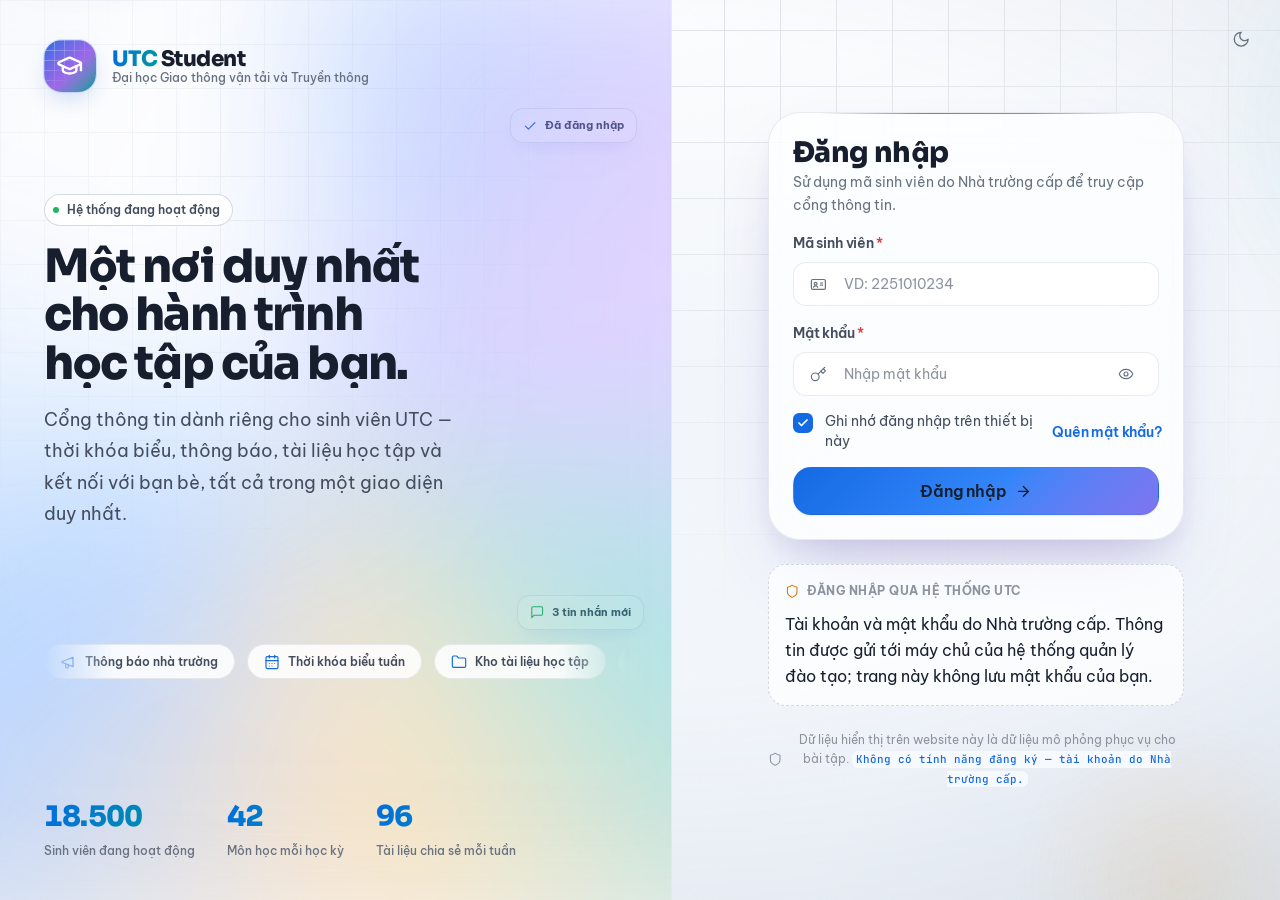
<file: index.html>
<!DOCTYPE html>
<html lang="vi" data-theme="dark">
<head>
  <meta charset="UTF-8">
  <meta name="viewport" content="width=device-width, initial-scale=1.0, viewport-fit=cover">
  <meta name="theme-color" content="#0d1018">
  <meta name="color-scheme" content="dark light">
  <meta name="description"
        content="UTC Student — cổng thông tin sinh viên dành cho Trường Đại học Giao thông vận tải và Truyền thông: thời khóa biểu, thông báo, tài liệu, bài đăng, kết bạn và tin nhắn.">
  <meta name="robots" content="index, follow">
  <meta name="author" content="UTC Student">

  <!-- Open Graph / Twitter -->
  <meta property="og:type" content="website">
  <meta property="og:site_name" content="UTC Student">
  <meta property="og:title" content="UTC Student — Cổng thông tin sinh viên">
  <meta property="og:description"
        content="Thời khóa biểu, thông báo, tài liệu, bài đăng, kết bạn và tin nhắn — dành cho sinh viên ĐH Giao thông vận tải và Truyền thông.">
  <meta property="og:image" content="assets/og-image.svg">
  <meta property="og:locale" content="vi_VN">
  <meta name="twitter:card" content="summary_large_image">
  <meta name="twitter:title" content="UTC Student — Cổng thông tin sinh viên">
  <meta name="twitter:description" content="Cổng thông tin sinh viên UTC: thời khóa biểu, thông báo, tài liệu và cộng đồng.">
  <meta name="twitter:image" content="assets/og-image.svg">

  <title>UTC Student — Cổng thông tin sinh viên</title>

  <!-- Inline SVG favicon: the brand mark, no extra request -->
  <link rel="icon" type="image/svg+xml" href="assets/favicon.svg">
  <link rel="apple-touch-icon" href="assets/favicon.svg">
  <link rel="manifest" href="manifest.webmanifest">

  <!--
    Paint the persisted theme before the stylesheet applies, so there is no flash.
    Also honours ?theme= so a Pages preview link can force light or dark.
  -->
  <script>
    (function () {
      try {
        var forced = new URLSearchParams(location.search).get('theme');
        var saved = localStorage.getItem('utc-student:theme');
        var theme = (forced === 'light' || forced === 'dark')
          ? forced
          : (saved === 'light' || saved === 'dark'
              ? saved
              : (window.matchMedia('(prefers-color-scheme: light)').matches ? 'light' : 'dark'));
        document.documentElement.setAttribute('data-theme', theme);
      } catch (error) {
        document.documentElement.setAttribute('data-theme', 'dark');
      }
    })();
  </script>

  <!--
    v= is the cache-buster. GitHub Pages serves static files through a CDN with a
    long TTL, so a redeploy will not invalidate styles.css / main.js on its own.
    Bump this number whenever you ship a change: it appends a unique query string
    and forces a fresh fetch for every entry point.
  -->
  <link rel="stylesheet" href="styles/styles.css">

  <!-- Warm the font that paints first, then the stylesheet -->
  <link rel="preload" href="assets/fonts/BeVietnamPro-400-vietnamese.woff2" as="font" type="font/woff2" crossorigin>
  <link rel="preload" href="assets/fonts/BeVietnamPro-700-vietnamese.woff2" as="font" type="font/woff2" crossorigin>
</head>

<body>
  <a class="skip-link" href="#root">Bỏ qua điều hướng</a>

  <!-- Ambient background + routed content are mounted here by scripts/main.js -->
  <div id="root" role="application" aria-label="UTC Student"></div>

  <!-- First-paint placeholder, removed by the router on the first resolve -->
  <div id="boot-screen" aria-hidden="true"
       style="position:fixed;inset:0;display:grid;place-items:center;gap:1rem;z-index:900">
    <div style="display:flex;flex-direction:column;align-items:center;gap:1.25rem">
      <div class="spinner" style="width:2rem;height:2rem;color:#6366f1"></div>
      <p style="font:600 .8125rem/1.4 'Be Vietnam Pro',system-ui,sans-serif;color:#94a3b8;letter-spacing:.04em">
        Đang tải UTC Student…
      </p>
    </div>
  </div>

  <noscript>
    <div style="position:fixed;inset:0;display:grid;place-items:center;padding:2rem;text-align:center;z-index:1000">
      <div style="max-width:32rem">
        <h1 style="font:800 1.5rem/1.2 system-ui,sans-serif;margin-bottom:.75rem">Cần bật JavaScript</h1>
        <p style="font:400 .9375rem/1.7 system-ui,sans-serif;color:#64748b">
          UTC Student là một ứng dụng web hiện tại, được xây dựng hoàn toàn bằng HTML, CSS và JavaScript
          thuần. Vui lòng bật JavaScript trong trình duyệt để tiếp tục.
        </p>
      </div>
    </div>
  </noscript>

  <!--
    v= matches index.html. See the note on the stylesheet link above.
    type=module is required — the app is split across ES modules.
  -->
  <script type="module" src="scripts/main.js"></script>

  <script>
    // Remove the boot placeholder once the first route has rendered.
    window.addEventListener('load', function () {
      var check = setInterval(function () {
        if (document.body.classList.contains('is-ready')) {
          var boot = document.getElementById('boot-screen');
          if (boot) {
            boot.style.opacity = '0';
            boot.style.transition = 'opacity 320ms ease';
            setTimeout(function () { boot.remove(); }, 340);
          }
          clearInterval(check);
        }
      }, 60);
      setTimeout(function () { clearInterval(check); }, 8000);
    });
  </script>
</body>
</html>
</file>
<file: styles/styles.css>
/* ==========================================================================
   UTC STUDENT — STYLESHEET MANIFEST
   Load order matters: tokens → base → components → layout → features.
   ========================================================================== */

/* ---------- 1. Design system ---------- */
@import url('./base/fonts.css?v=20261019');
@import url('./base/tokens.css?v=20261019');
@import url('./base/reset.css?v=20261019');
@import url('./base/typography.css?v=20261019');
@import url('./base/textures.css?v=20261019');
@import url('./base/animations.css?v=20261019');
@import url('./base/utilities.css?v=20261019');

/* ---------- 2. Components ---------- */
@import url('./components/button.css?v=20261019');
@import url('./components/card.css?v=20261019');
@import url('./components/form.css?v=20261019');
@import url('./components/badge.css?v=20261019');
@import url('./components/overlay.css?v=20261019');
@import url('./components/navigation.css?v=20261019');
@import url('./components/command-palette.css?v=20261019');

/* ---------- 3. Layout ---------- */
@import url('./layout/app-shell.css?v=20261019');
@import url('./layout/sidebar.css?v=20261019');
@import url('./layout/topbar.css?v=20261019');

/* ---------- 4. Features ---------- */
@import url('./features/login.css?v=20261019');
@import url('./features/dashboard.css?v=20261019');
@import url('./features/news.css?v=20261019');
@import url('./features/timetable.css?v=20261019');
@import url('./features/grades.css?v=20261019');
@import url('./features/profile.css?v=20261019');
@import url('./features/friends.css?v=20261019');
@import url('./features/chat.css?v=20261019');
@import url('./features/posts.css?v=20261019');
@import url('./features/documents.css?v=20261019');
@import url('./features/notifications.css?v=20261019');
@import url('./features/settings.css?v=20261019');
</file>
